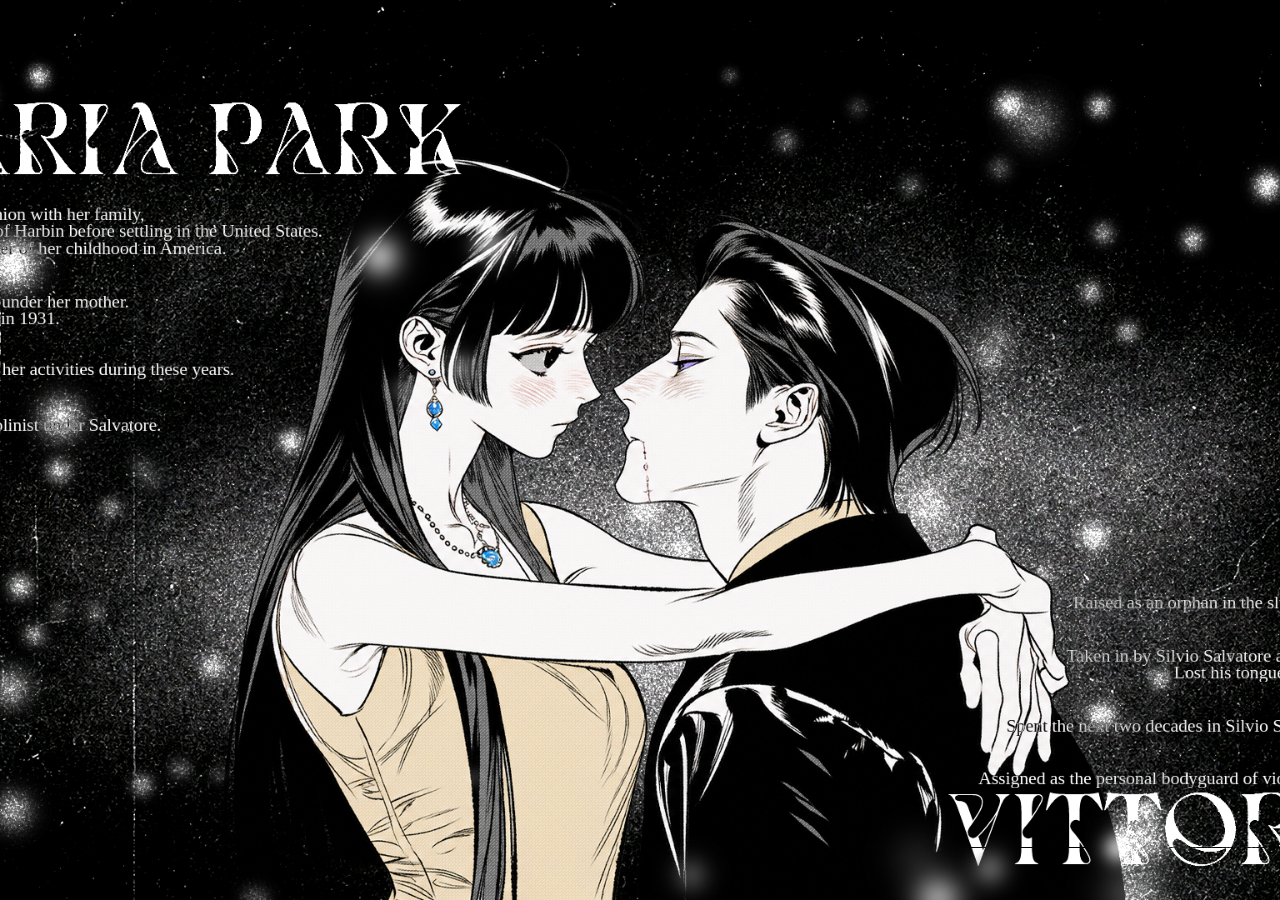
<file: index.html>
<!doctype html>
<html lang="ko">
<head>
  <meta charset="utf-8">
  <meta name="viewport" content="width=device-width,initial-scale=1,viewport-fit=cover">
  <meta name="theme-color" content="#000000">
  <title>MARIA PARK × VITTORIO</title>
  <meta name="description" content="MARIA PARK × VITTORIO — private archive">
  <link rel="preload" as="image" href="assets/scene-static.png">
  <link rel="preconnect" href="https://fonts.googleapis.com"><link rel="preconnect" href="https://fonts.gstatic.com" crossorigin>
  <link rel="stylesheet" href="https://fonts.googleapis.com/css2?family=Cormorant+Garamond:ital,wght@1,500;1,600;1,700&display=swap">
  <link rel="stylesheet" href="style.css?v=16">
  <script src="script.js?v=16" defer></script>
  <script src="snow.js?v=2" defer></script>
  <script src="notebook.js?v=2" defer></script>
</head>
<body>
 <main class="viewport" id="viewport" aria-label="MARIA PARK × VITTORIO">
   <div class="scene" id="scene">
     <!-- 사용자가 제시한 눈이 고정된 원본 합성본. PSD의 Divide/노이즈/블렌딩이 화소에 포함되어 있습니다. -->
     <img class="scene-image" src="assets/scene-static.png" draggable="false" alt="">
     <!-- 실제 2(4).psd에 들어 있는 클리핑 호버 이미지; 움직이는 것은 호버 와이프뿐입니다. -->
     <img class="hover-layer hover-maria" src="assets/hover-maria.png?v=2" draggable="false" alt="">
     <img class="hover-layer hover-vittorio" src="assets/hover-vittorio.png?v=2" draggable="false" alt="">
     <!-- 기존 픽셀 글씨를 다시 겹쳐 쓰지 않도록, 해당 픽셀을 원본 배경으로 덮고 빨간 글씨를 노출. -->
     <img class="title-wipe title-clean title-clean-maria" src="assets/title-clean-maria.png" draggable="false" alt="">
     <img class="title-wipe title-red title-red-maria" src="assets/title-red-maria.png" draggable="false" alt="">
     <!-- 원래 자리의 글씨는 clean 으로 지우고, 작업 표시줄에 가리지 않도록 올린 위치에 흰 글씨를 다시 그림 -->
     <img class="title-wipe title-white-vittorio" src="assets/title-white-vittorio.png" draggable="false" alt="">
     <img class="title-wipe title-red title-red-vittorio" src="assets/title-red-vittorio.png" draggable="false" alt="">
     <svg class="hit-map" viewBox="0 0 1920 1080" xmlns="http://www.w3.org/2000/svg" aria-label="이미지와 제목 링크">
  <!-- 인물 클릭 영역은 PSD 호버 이미지의 실제 알파 모양으로 추출. 비토리오 뒤, 마리아 앞 순서. -->
  <a class="hotspot" data-link="vittorioImage" data-hover="vittorio" aria-label="비토리오 이미지 링크"><path fill-rule="evenodd" d="M999 266 L993 293 L995 299 L1019 300 L1025 324 L1020 324 L1005 309 L996 307 L1006 326 L973 350 L964 375 L969 400 L966 370 L972 355 L986 340 L998 335 L983 366 L982 382 L989 402 L983 376 L994 347 L1012 333 L1027 349 L993 400 L996 418 L990 423 L977 420 L986 426 L927 465 L945 492 L938 517 L946 530 L941 556 L929 584 L933 594 L948 604 L1001 602 L1015 609 L1025 623 L1038 667 L1066 704 L1024 772 L974 880 L966 920 L956 1048 L959 1079 L1541 1079 L1527 991 L1510 941 L1492 905 L1449 835 L1368 732 L1366 718 L1354 715 L1326 686 L1281 617 L1271 616 L1266 607 L1264 583 L1273 558 L1292 538 L1315 524 L1327 504 L1335 479 L1335 497 L1329 516 L1317 535 L1300 549 L1323 532 L1335 505 L1338 476 L1339 514 L1324 545 L1340 523 L1347 492 L1341 435 L1358 463 L1365 486 L1365 508 L1359 522 L1367 512 L1367 464 L1356 431 L1342 408 L1316 379 L1256 342 L1173 300 L1076 260 L1047 256 L1028 262 L1013 278 L1033 262 L1054 259 L1071 263 L1036 273 L1025 284 L1020 299 L999 300 L999 272 L1019 251 Z M1342 455 L1346 470 L1342 508 Z"/></a>
  <a class="hotspot" data-link="mariaImage" data-hover="maria" aria-label="마리아 이미지 링크"><path fill-rule="evenodd" d="M1453 705 L1446 695 L1406 670 L1389 651 L1385 635 L1366 628 L1354 634 L1343 652 L1303 665 L1121 690 L1065 703 L1040 670 L1016 670 L965 660 L938 650 L874 611 L842 602 L816 600 L807 557 L808 542 L834 551 L849 548 L859 527 L886 501 L888 488 L913 475 L893 424 L898 417 L912 414 L906 415 L903 411 L913 399 L934 394 L958 370 L964 347 L967 349 L963 315 L966 313 L967 318 L969 311 L984 305 L999 305 L1020 314 L1020 310 L1000 305 L1007 304 L998 300 L970 305 L956 263 L931 236 L903 226 L871 228 L876 208 L874 193 L869 183 L848 167 L864 181 L871 195 L871 210 L865 223 L780 194 L744 189 L693 194 L661 212 L630 243 L610 277 L596 319 L563 509 L539 590 L507 668 L487 750 L461 929 L459 1012 L466 1062 L463 1022 L466 916 L477 836 L473 979 L481 1065 L482 1028 L487 1063 L489 1049 L495 1063 L496 1049 L501 1064 L502 1046 L507 1065 L508 1050 L513 1066 L515 1053 L520 1068 L515 934 L528 1015 L529 1066 L543 1028 L549 1060 L554 983 L566 1059 L568 1035 L571 1058 L572 1047 L574 1058 L577 1034 L581 1052 L583 1035 L590 1053 L578 970 L599 1050 L598 1026 L606 1047 L605 1030 L613 1050 L612 1039 L620 1049 L619 1045 L623 1047 L625 1042 L652 1039 L661 1058 L653 1079 L929 1079 L968 880 L963 837 L942 796 L1021 793 L1131 779 L1289 724 L1337 713 L1360 714 L1369 722 L1369 738 L1342 755 L1344 815 L1350 848 L1360 852 L1369 839 L1367 897 L1379 906 L1378 928 L1386 932 L1393 919 L1405 909 L1407 928 L1415 933 L1434 889 L1443 915 L1452 912 L1455 838 L1475 818 L1471 798 L1457 774 Z M533 986 L540 1013 L534 1049 Z M519 920 L529 972 L530 1007 Z M528 888 L539 956 L540 988 L530 936 Z M903 243 L924 249 L945 262 L959 279 L967 306 L960 310 L940 278 Z M878 231 L903 229 L922 234 L949 254 L960 274 L928 248 Z"/></a>
  <!-- 이름은 인물보다 클릭 우선순위가 높음. 연대기는 링크를 걸지 않음. -->
  <a class="hotspot" data-link="mariaName" data-hover="maria-name" aria-label="MARIA PARK 이름 링크"><rect x="35" y="120" width="711" height="92"/></a>
  <a class="hotspot" data-link="vittorioName" data-hover="vittorio-name" aria-label="VITTORIO 이름 링크"><rect x="1330" y="948" width="555" height="95"/></a>
</svg>
     <!-- 래스터 글씨가 아닌 실제 선택 가능한 본문. PSD의 문자 레이어 좌표에 맞췄습니다. -->
     <section class="chronology maria-copy" aria-label="마리아 연대기">
      <p style="--top:0px"><strong>1920–1922</strong><span>Left the Soviet Union with her family,<br>traveling by way of Harbin before settling in the United States.<br>Spent the remainder of her childhood in America.</span></p>
      <p style="--top:105px"><strong>1922–1931</strong><span>Studied the violin under her mother.<br>Both parents died in 1931.</span></p>
      <p style="--top:186px"><strong>1933–1938</strong><span>Little is known of her activities during these years.</span></p>
      <p style="--top:253px"><strong>1940–</strong><span>Employed as a violinist under Salvatore.</span></p>
     </section>
     <section class="chronology vittorio-copy" aria-label="비토리오 연대기">
      <p style="--top:0px"><strong>1909–1919</strong><span>Raised as an orphan in the slums of New York.</span></p>
      <p style="--top:64px"><strong>1920</strong><span class="note-trigger" role="button" tabindex="0" aria-label="비토리오의 수첩 열기">Taken in by Silvio Salvatore at ten years of age.<br>Lost his tongue at Silvio's hands.</span></p>
      <p style="--top:148px"><strong>1920–1939</strong><span>Spent the next two decades in Silvio Salvatore's service.</span></p>
      <p style="--top:211px"><strong>1940–</strong><span>Assigned as the personal bodyguard of violinist Maria Park.</span></p>
     </section>
     <!-- 비토리오의 몰스킨 포켓 수첩 -->
     <aside class="notebook" id="notebook" aria-live="polite" hidden>
       <div class="nb-cover"></div>
       <div class="nb-page" id="nbPage"><div class="nb-date" id="nbDate"></div><div class="nb-text" id="nbText"></div></div>
       <div class="nb-band"></div><div class="nb-ribbon"></div>
     </aside>
   </div>
 </main>
</body>
</html>
</file>
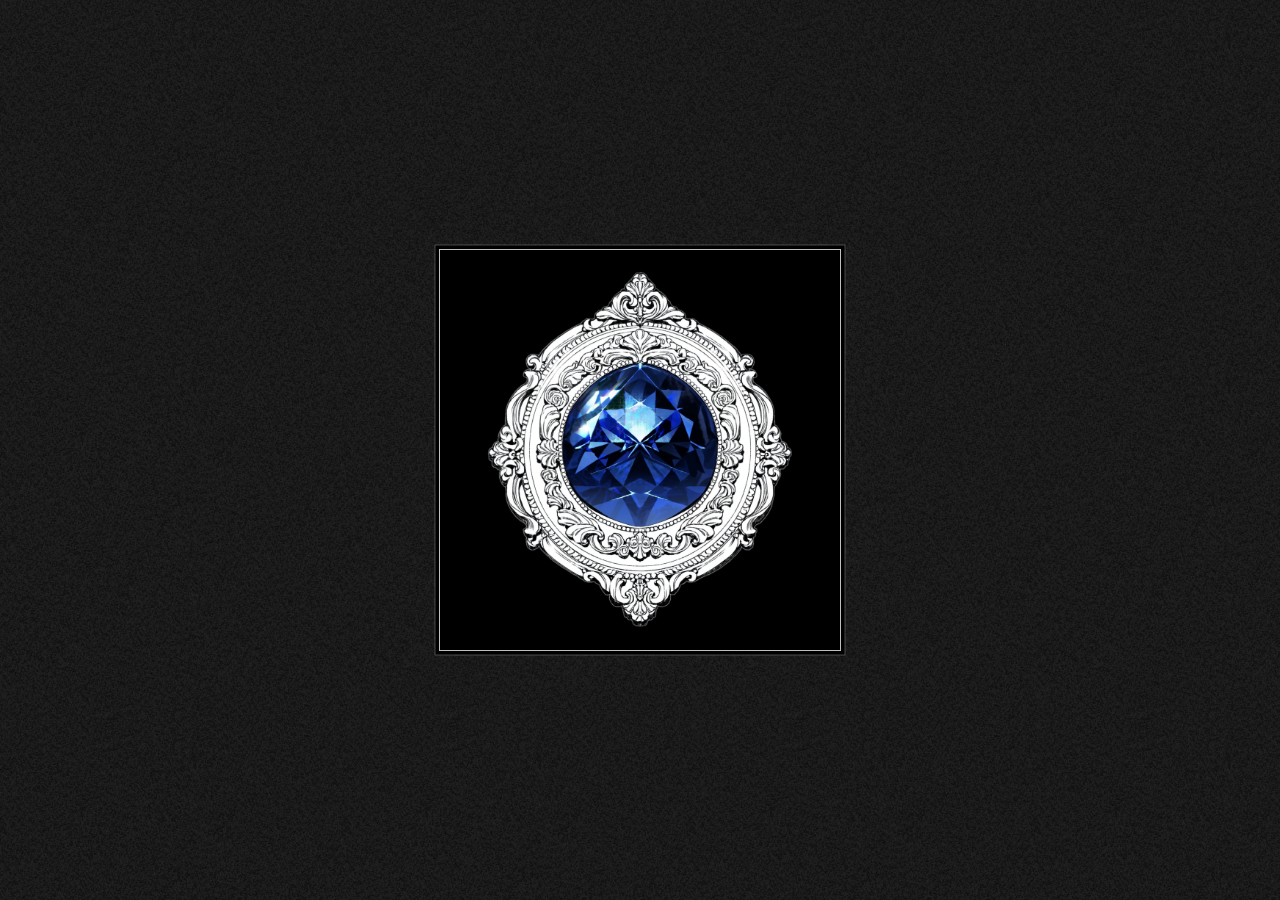
<file: music.html>
<!doctype html>
<html lang="en">
<head>
  <meta charset="utf-8">
  <meta name="viewport" content="width=device-width,initial-scale=1,viewport-fit=cover">
  <meta name="theme-color" content="#050505">
  <title>V. — MARIA PARK × VITTORIO</title>
  <link rel="preconnect" href="https://fonts.googleapis.com">
  <link rel="preconnect" href="https://fonts.gstatic.com" crossorigin>
  <link rel="stylesheet" href="https://fonts.googleapis.com/css2?family=Cormorant+Garamond:ital,wght@1,500;1,600&family=Nanum+Myeongjo&display=swap">
  <link rel="stylesheet" href="music.css?v=14">
  <script src="music-tracks.js?v=4" defer></script>
  <script src="music.js?v=10" defer></script>
</head>
<body>
<div class="stage intro" id="stage">
  <div class="lp" id="lp" role="button" tabindex="0" aria-label="Play / pause"><img src="assets/music/lp.png?v=2" alt="" draggable="false"></div>
  <div class="sleeve" id="sleeve" role="button" tabindex="0" aria-label="Play the record"></div>

  <section class="col" id="col">
    <div class="bar" id="bar">
      <div class="row">
        <button class="btn" id="bPrev" type="button" aria-label="Previous"><svg width="14" height="14" viewBox="0 0 14 14"><path d="M13 2v10L5 7z"/><rect x="1.5" y="2" width="1.6" height="10"/></svg></button>
        <button class="btn" id="bPlay" type="button" aria-label="Play / pause">
          <svg class="i-pause" width="16" height="16" viewBox="0 0 16 16"><rect x="3" y="2" width="3.4" height="12"/><rect x="9.6" y="2" width="3.4" height="12"/></svg>
          <svg class="i-play" width="16" height="16" viewBox="0 0 16 16"><path d="M3.5 1.8v12.4L14 8z"/></svg>
        </button>
        <button class="btn" id="bNext" type="button" aria-label="Next"><svg width="14" height="14" viewBox="0 0 14 14"><path d="M1 2v10l8-5z"/><rect x="10.9" y="2" width="1.6" height="10"/></svg></button>
        <div class="track" id="track" role="slider" tabindex="0" aria-label="Seek" aria-valuemin="0" aria-valuemax="100"><i id="fill"></i><b id="tick"></b></div>
        <span class="tm" id="tm">0:00 / 0:00</span>
        <div class="vol" id="vol" role="slider" tabindex="0" aria-label="Volume" aria-valuemin="0" aria-valuemax="7">VOL&nbsp;</div>
      </div>
    </div>
    <div class="now" id="now" tabindex="0"><div class="no" id="nNo"></div><div class="t" id="nT"></div><div class="a" id="nA"></div></div>
    <div class="body" id="body"></div>
    <div class="pop-line" aria-hidden="true"></div>
    <nav class="pop" id="pop" aria-label="Records"></nav>
  </section>

  <nav class="swipe" id="swipe" aria-label="Records"></nav>
</div>
<div id="yt" aria-hidden="true"></div>
</body>
</html>
</file>
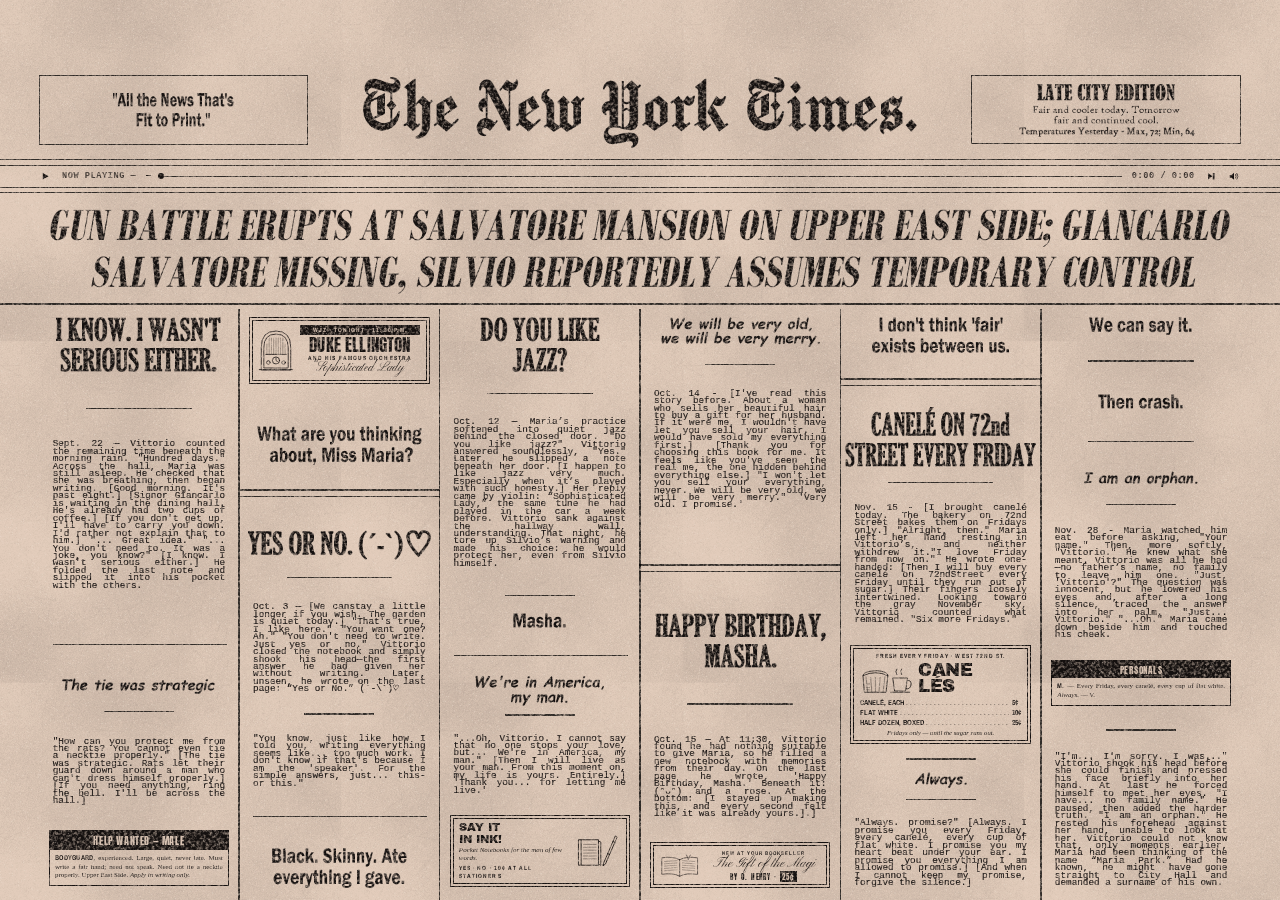
<file: news.html>
<!doctype html>
<html lang="en">
<head>
  <meta charset="utf-8">
  <meta name="viewport" content="width=device-width,initial-scale=1,viewport-fit=cover">
  <meta name="theme-color" content="#e3d0c1">
  <title>The New York Times. — MARIA PARK × VITTORIO</title>
  <!-- 본문 Courier New가 없는 기기(안드로이드 등)를 위한 대체 글꼴 -->
  <link rel="preconnect" href="https://fonts.googleapis.com">
  <link rel="preconnect" href="https://fonts.gstatic.com" crossorigin>
  <link rel="stylesheet" href="https://fonts.googleapis.com/css2?family=Courier+Prime:ital,wght@0,400;0,700;1,400&family=Anton&family=Archivo+Black&family=Archivo+Narrow:wght@700&family=Old+Standard+TT:ital@0;1&family=Pinyon+Script&display=swap">
  <link rel="stylesheet" href="news.css?v=7">
  <script src="news-ads.js?v=1" defer></script>
  <script src="news.js?v=8" defer></script>
</head>
<body>
<!-- 인쇄 질감 필터: 글자 가장자리 번짐 + 잉크 빠짐 -->
<svg class="defs" width="0" height="0" aria-hidden="true" focusable="false">
  <filter id="ink" x="-2%" y="-2%" width="104%" height="104%" color-interpolation-filters="sRGB">
    <feTurbulence type="fractalNoise" baseFrequency="0.9" numOctaves="2" seed="7" result="n1"/>
    <feDisplacementMap in="SourceGraphic" in2="n1" scale="1.2" xChannelSelector="R" yChannelSelector="G" result="rough"/>
    <feTurbulence type="fractalNoise" baseFrequency="0.22" numOctaves="3" seed="19" result="n2"/>
    <feColorMatrix in="n2" type="matrix" values="0 0 0 0 0  0 0 0 0 0  0 0 0 0 0  0 0 0 -1.5 1.62" result="holes"/>
    <feComposite in="rough" in2="holes" operator="in" result="worn"/>
    <feGaussianBlur in="worn" stdDeviation="0.25"/>
  </filter>
</svg>

<div class="stage" id="stage">
 <div class="frame">

  <!-- ───── 고정 영역 (3·4면 공통) ───── -->
  <header class="masthead ink">
    <div class="box box-left"></div>
    <div class="hd hd-abs hd-motto" style="--w:181px;--h:51px"><i class="glyph" style="--m:url(assets/news/motto.png)" aria-hidden="true"></i><span class="sel"><span class="ln" style="--x:0px;--y:0px;--lw:181px;--lh:21px">"All the News That's</span><span class="ln" style="--x:35px;--y:29px;--lw:110px;--lh:22px">Fit to Print."</span></span></div>
    <a class="hd hd-abs hd-masthead" id="homeLink" href="index.html" aria-label="메인으로 돌아가기" style="--w:831px;--h:107px"><i class="glyph" style="--m:url(assets/news/masthead.png)" aria-hidden="true"></i><span class="sel"><span class="ln" style="--x:0px;--y:0px;--lw:831px;--lh:107px">The New York Times.</span></span></a>
    <div class="box box-right"></div>
    <div class="hd hd-abs hd-edition" style="--w:207px;--h:25px"><i class="glyph" style="--m:url(assets/news/edition.png)" aria-hidden="true"></i><span class="sel"><span class="ln caps" style="--x:0px;--y:0px;--lw:207px;--lh:25px">LATE CITY EDITION</span></span></div>
    <div class="hd hd-abs hd-weather" style="--w:221px;--h:29px"><i class="glyph" style="--m:url(assets/news/weather.png)" aria-hidden="true"></i><span class="sel"><span class="ln" style="--x:0px;--y:0px;--lw:221px;--lh:14px">Fair and cooler today. Tomorrow</span><span class="ln" style="--x:0px;--y:14px;--lw:221px;--lh:15px">fair and continued cool.</span></span></div>
    <div class="hd hd-abs hd-temps" style="--w:264px;--h:15px"><i class="glyph" style="--m:url(assets/news/temps.png)" aria-hidden="true"></i><span class="sel"><span class="ln" style="--x:0px;--y:0px;--lw:264px;--lh:15px">Temperatures Yesterday - Max, 72; Min, 64</span></span></div>

    <hr class="dbl-full r1">
    <!-- 음악 재생 바: 두 개의 가로 이중선 사이 -->
    <div class="player" id="player" aria-label="Music player">
      <button class="pl-btn" id="plPlay" type="button" aria-label="Play">
        <svg viewBox="0 0 12 12" class="i-play"><path d="M2.5 1.5v9l8-4.5z"/></svg>
        <svg viewBox="0 0 12 12" class="i-pause"><path d="M2.5 1.5h2.6v9H2.5zM6.9 1.5h2.6v9H6.9z"/></svg>
      </button>
      <span class="pl-label">NOW PLAYING —</span>
      <span class="pl-title" id="plTitle">—</span>
      <div class="pl-track" id="plTrack" role="slider" aria-label="Seek" aria-valuemin="0" aria-valuemax="100" aria-valuenow="0" tabindex="0">
        <div class="pl-fill" id="plFill"></div><div class="pl-knob" id="plKnob"></div>
      </div>
      <span class="pl-time" id="plTime">0:00 / 0:00</span>
      <button class="pl-btn pl-next" id="plNext" type="button" aria-label="Next track" hidden>
        <svg viewBox="0 0 12 12"><path d="M1.5 1.5v9l6-4.5zM8 1.5h2.4v9H8z"/></svg>
      </button>
      <button class="pl-btn pl-mute" id="plMute" type="button" aria-label="Mute">
        <svg viewBox="0 0 14 12" class="i-vol"><path d="M1 4h2.6L7 1v10L3.6 8H1z"/><path d="M9 3.2q2 2.8 0 5.6M10.8 1.6q3.2 4.4 0 8.8" fill="none" stroke="currentColor" stroke-width="1.2"/></svg>
        <svg viewBox="0 0 14 12" class="i-muted"><path d="M1 4h2.6L7 1v10L3.6 8H1z"/><path d="M9 3.5l4 5M13 3.5l-4 5" stroke="currentColor" stroke-width="1.2"/></svg>
      </button>
    </div>
    <hr class="dbl-full r2">

    <div class="hd hd-abs hd-headline" style="--w:1770px;--h:127px"><i class="glyph" style="--m:url(assets/news/headline.png)" aria-hidden="true"></i><span class="sel"><span class="ln caps" style="--x:0px;--y:0px;--lw:1770px;--lh:57px">GUN BATTLE ERUPTS AT SALVATORE MANSION ON UPPER EAST SIDE; GIANCARLO</span><span class="ln caps" style="--x:62px;--y:70px;--lw:1656px;--lh:57px">SALVATORE MISSING, SILVIO REPORTEDLY ASSUMES TEMPORARY CONTROL</span></span></div>
    <div class="m-headline" aria-hidden="true"><div class="hd hd-m" style="--w:454px;--h:57px"><i class="glyph" style="--m:url(assets/news/headline-m1.png)" aria-hidden="true"></i><span class="sel"><span class="ln caps" style="--x:0px;--y:0px;--lw:454px;--lh:57px">GUN BATTLE ERUPTS</span></span></div><div class="hd hd-m" style="--w:559px;--h:57px"><i class="glyph" style="--m:url(assets/news/headline-m2.png)" aria-hidden="true"></i><span class="sel"><span class="ln caps" style="--x:0px;--y:0px;--lw:559px;--lh:57px">AT SALVATORE MANSION</span></span></div><div class="hd hd-m" style="--w:469px;--h:57px"><i class="glyph" style="--m:url(assets/news/headline-m3.png)" aria-hidden="true"></i><span class="sel"><span class="ln caps" style="--x:0px;--y:0px;--lw:469px;--lh:57px">ON UPPER EAST SIDE;</span></span></div><div class="hd hd-m" style="--w:251px;--h:57px"><i class="glyph" style="--m:url(assets/news/headline-m4.png)" aria-hidden="true"></i><span class="sel"><span class="ln caps" style="--x:0px;--y:0px;--lw:251px;--lh:57px">GIANCARLO</span></span></div><div class="hd hd-m" style="--w:472px;--h:57px"><i class="glyph" style="--m:url(assets/news/headline-m5.png)" aria-hidden="true"></i><span class="sel"><span class="ln caps" style="--x:0px;--y:0px;--lw:472px;--lh:57px">SALVATORE MISSING,</span></span></div><div class="hd hd-m" style="--w:455px;--h:57px"><i class="glyph" style="--m:url(assets/news/headline-m6.png)" aria-hidden="true"></i><span class="sel"><span class="ln caps" style="--x:0px;--y:0px;--lw:455px;--lh:57px">SILVIO REPORTEDLY</span></span></div><div class="hd hd-m" style="--w:498px;--h:57px"><i class="glyph" style="--m:url(assets/news/headline-m7.png)" aria-hidden="true"></i><span class="sel"><span class="ln caps" style="--x:0px;--y:0px;--lw:498px;--lh:57px">ASSUMES TEMPORARY</span></span></div><div class="hd hd-m" style="--w:198px;--h:57px"><i class="glyph" style="--m:url(assets/news/headline-m8.png)" aria-hidden="true"></i><span class="sel"><span class="ln caps" style="--x:0px;--y:0px;--lw:198px;--lh:57px">CONTROL</span></span></div></div>
    <hr class="hline">
  </header>

  <!-- ───── 스크롤 영역: 3면 → 4면 ───── -->
  <main class="pages" id="pages" tabindex="-1">
<section class="page ink" id="page-3" data-page="3" aria-label="Page 3">
<div class="col"><a class="hd" href="https://dpla.tistory.com/2" target="_blank" rel="noopener" style="--mt:24px;--w:248px;--h:83px"><i class="glyph" style="--m:url(assets/news/p3-know.png)" aria-hidden="true"></i><span class="sel"><span class="ln caps" style="--x:0px;--y:0px;--lw:248px;--lh:37px">I KNOW. I WASN'T</span><span class="ln caps" style="--x:6px;--y:46px;--lw:235px;--lh:37px">SERIOUS EITHER.</span></span></a>
<hr class="rule" style="--mt:17px;--rw:158px">
<div class="txt" style="--mt:15px"><p>Sept. 22 — Vittorio counted the remaining time beneath the morning rain. "Hundred days." Across the hall, Maria was still asleep. He checked that she was breathing, then began writing. [Good morning. It's past eight.] [Signor Giancarlo is waiting in the dining hall. He's already had two cups of coffee.] [If you don't get up, I'll have to carry you down. I'd rather not explain that to him.] "... Great idea." "... You don't need to. It was a joke, you know?" [I know. I wasn't serious either.] He folded the last note and slipped it into his pocket with the others.</p></div>
<hr class="rule" style="--mt:26px;--rw:261px">
<a class="hd" href="https://dpla.tistory.com/3" target="_blank" rel="noopener" style="--mt:16px;--w:230px;--h:24px"><i class="glyph" style="--m:url(assets/news/p3-tie.png)" aria-hidden="true"></i><span class="sel"><span class="ln" style="--x:0px;--y:0px;--lw:230px;--lh:24px">The tie was strategic</span></span></a>
<hr class="rule" style="--mt:8px;--rw:105px">
<div class="txt" style="--mt:12px"><p>"How can you protect me from the rats? You cannot even tie a necktie properly." [The tie was strategic. Rats let their guard down around a man who can't dress himself properly.] [If you need anything, ring the bell. I'll be across the hall.]</p></div></div>
<div class="col"><a class="hd" href="https://dpla.tistory.com/4" target="_blank" rel="noopener" style="--mt:25px;--w:247px;--h:59px"><i class="glyph" style="--m:url(assets/news/p3-thinking.png)" aria-hidden="true"></i><span class="sel"><span class="ln" style="--x:0px;--y:0px;--lw:247px;--lh:28px">What are you thinking</span><span class="ln" style="--x:19px;--y:32px;--lw:215px;--lh:27px">about, Miss Maria?</span></span></a>
<hr class="dbl" style="--mt:14px">
<a class="hd" href="https://dpla.tistory.com/6" target="_blank" rel="noopener" style="--mt:19px;--w:274px;--h:45px"><i class="glyph" style="--m:url(assets/news/p3-yesno.png)" aria-hidden="true"></i><span class="sel"><span class="ln caps" style="--x:0px;--y:0px;--lw:274px;--lh:45px">YES OR NO. (´-`)♡</span></span></a>
<hr class="rule" style="--mt:10px;--rw:158px">
<div class="txt" style="--mt:15px"><p>Oct. 3 — [We canstay a little longer if you wish. The garden is quiet today.] "That's true, I like here." "You want one? Ah." "You don't need to write. Just yes or no." Vittorio closed the notebook and simply shook his head—the first answer he had given her without writing. Later, unseen, he wrote on the last page: “Yes or No.” (´-\`)♡</p></div>
<hr class="rule" style="--mt:12px;--rw:105px">
<a class="txt" href="https://dpla.tistory.com/8" target="_blank" rel="noopener" style="--mt:12px"><p>"You know, just like how I told you, writing everything seems like... too much work. I don't know if that's because I am the 'speaker'. For the simple answers, just... this- or this."</p></a>
<hr class="rule" style="--mt:17px;--rw:261px">
<a class="hd" href="https://dpla.tistory.com/10" target="_blank" rel="noopener" style="--mt:18px;--w:202px;--h:60px"><i class="glyph" style="--m:url(assets/news/p3-black.png)" aria-hidden="true"></i><span class="sel"><span class="ln" style="--x:0px;--y:0px;--lw:202px;--lh:28px">Black. Skinny. Ate</span><span class="ln" style="--x:2px;--y:32px;--lw:196px;--lh:28px">everything I gave.</span></span></a></div>
<div class="col"><a class="hd" href="https://dpla.tistory.com/13" target="_blank" rel="noopener" style="--mt:24px;--w:180px;--h:83px"><i class="glyph" style="--m:url(assets/news/p3-jazz.png)" aria-hidden="true"></i><span class="sel"><span class="ln caps" style="--x:0px;--y:0px;--lw:180px;--lh:37px">DO YOU LIKE</span><span class="ln caps" style="--x:48px;--y:46px;--lw:83px;--lh:37px">JAZZ?</span></span></a>
<hr class="rule" style="--mt:12px;--rw:159px">
<div class="txt" style="--mt:14px"><p>Oct. 12 — Maria’s practice softened into quiet jazz behind the closed door. "Do you like jazz?" Vittorio answered soundlessly, "Yes." Later, he slipped a note beneath her door. [I happen to like jazz very much. Especially when it’s played with such honesty.] Her reply came by violin: “Sophisticated Lady,” the same tune he had played in the car a week before. Vittorio sank against the hallway wall, understanding. That night, he tore up Silvio’s warning and made his choice: he would protect her, even from Silvio himself.</p></div>
<hr class="rule" style="--mt:16px;--rw:105px">
<a class="hd" href="https://dpla.tistory.com/14" target="_blank" rel="noopener" style="--mt:10px;--w:80px;--h:23px"><i class="glyph" style="--m:url(assets/news/p3-masha.png)" aria-hidden="true"></i><span class="sel"><span class="ln" style="--x:0px;--y:0px;--lw:80px;--lh:23px">Masha.</span></span></a>
<hr class="rule" style="--mt:15px;--rw:261px">
<a class="hd" href="https://dpla.tistory.com/15" target="_blank" rel="noopener" style="--mt:11px;--w:194px;--h:46px"><i class="glyph" style="--m:url(assets/news/p3-america.png)" aria-hidden="true"></i><span class="sel"><span class="ln" style="--x:0px;--y:0px;--lw:194px;--lh:22px">We're in America,</span><span class="ln" style="--x:54px;--y:28px;--lw:85px;--lh:18px">my man.</span></span></a>
<hr class="rule" style="--mt:5px;--rw:105px">
<div class="txt" style="--mt:11px"><p>"...Oh, Vittorio. I cannot say that no one stops your love, but... We're in America, my man." [Then I will live as your man. From this moment on, my life is yours. Entirely.] 'Thank you... for letting me live.'</p></div></div>
<div class="col"><a class="hd" href="https://dpla.tistory.com/18" target="_blank" rel="noopener" style="--mt:25px;--w:238px;--h:46px"><i class="glyph" style="--m:url(assets/news/p3-old.png)" aria-hidden="true"></i><span class="sel"><span class="ln" style="--x:0px;--y:0px;--lw:238px;--lh:23px">We will be very old,</span><span class="ln" style="--x:0px;--y:23px;--lw:238px;--lh:23px">we will be very merry.</span></span></a>
<hr class="rule" style="--mt:8px;--rw:105px">
<div class="txt" style="--mt:12px"><p>Oct. 14 - [I've read this story before. About a woman who sells her beautiful hair to buy a gift for her husband. If it were me, I wouldn't have let you sell your hair. I would have sold my everything first.] [Thank you for choosing this book for me. It feels like you've seen the real me, the one hidden behind everything else.] "I won't let you sell your everything, never. We will be very old, we will be very merry." 'Very old. I promise.'</p></div>
<hr class="dbl" style="--mt:27px">
<a class="hd" href="https://dpla.tistory.com/20" target="_blank" rel="noopener" style="--mt:20px;--w:257px;--h:83px"><i class="glyph" style="--m:url(assets/news/p3-bday.png)" aria-hidden="true"></i><span class="sel"><span class="ln caps" style="--x:0px;--y:0px;--lw:257px;--lh:43px">HAPPY BIRTHDAY,</span><span class="ln caps" style="--x:74px;--y:46px;--lw:109px;--lh:37px">MASHA.</span></span></a>
<hr class="rule" style="--mt:17px;--rw:159px">
<div class="txt" style="--mt:15px"><p>Oct. 15 — At 11:30, Vittorio found he had nothing suitable to give Maria, so he filled a new notebook with memories from their day. On the last page he wrote, 'Happy Birthday, Masha.' Beneath it: (ᵔᴗᵔ) and a rose. At the bottom: [I stayed up making this, and every second felt like it was already yours.].]</p></div></div>
<div class="col"><a class="hd" href="https://dpla.tistory.com/22" target="_blank" rel="noopener" style="--mt:25px;--w:206px;--h:55px"><i class="glyph" style="--m:url(assets/news/p3-fair.png)" aria-hidden="true"></i><span class="sel"><span class="ln" style="--x:11px;--y:0px;--lw:186px;--lh:23px">I don't think 'fair'</span><span class="ln" style="--x:0px;--y:32px;--lw:206px;--lh:23px">exists between us.</span></span></a>
<hr class="dbl" style="--mt:14px">
<a class="hd" href="https://dpla.tistory.com/26" target="_blank" rel="noopener" style="--mt:12px;--w:286px;--h:90px"><i class="glyph" style="--m:url(assets/news/p3-canele.png)" aria-hidden="true"></i><span class="sel"><span class="ln" style="--x:39px;--y:0px;--lw:208px;--lh:44px">CANELÉ ON 72nd</span><span class="ln caps" style="--x:0px;--y:53px;--lw:286px;--lh:37px">STREET EVERY FRIDAY</span></span></a>
<hr class="rule" style="--mt:8px;--rw:158px">
<div class="txt" style="--mt:12px"><p>Nov. 15 - [I brought canelé today. The bakery on 72nd Street bakes them on Fridays only.] "Alright, then." Maria left her hand resting in Vittorio’s, and neither withdrew it."I love Friday from now on." He wrote one-handed: [Then I will buy every canelé on 72ndStreet every Friday until they run out of sugar.] Their fingers loosely intertwined. Looking toward the gray November sky, Vittorio counted what remained. "Six more Fridays."</p></div>
<hr class="rule" style="--mt:8px;--rw:105px">
<a class="hd" href="https://dpla.tistory.com/28" target="_blank" rel="noopener" style="--mt:7px;--w:78px;--h:24px"><i class="glyph" style="--m:url(assets/news/p3-always.png)" aria-hidden="true"></i><span class="sel"><span class="ln" style="--x:0px;--y:0px;--lw:78px;--lh:24px">Always.</span></span></a>
<hr class="rule" style="--mt:6px;--rw:105px">
<div class="txt" style="--mt:11px"><p>"Always. promise?" [Always. I promise you every Friday, every canelé, every cup of flat white. I promise you my heart beat under your ear. I promise you everything I am allowed to promise.] [And when I cannot keep my promise, forgive the silence.]</p></div></div>
<div class="col"><a class="hd" href="https://dpla.tistory.com/29" target="_blank" rel="noopener" style="--mt:25px;--w:155px;--h:27px"><i class="glyph" style="--m:url(assets/news/p3-sayit.png)" aria-hidden="true"></i><span class="sel"><span class="ln" style="--x:0px;--y:0px;--lw:155px;--lh:27px">We can say it.</span></span></a>
<hr class="rule" style="--mt:14px;--rw:158px">
<a class="hd" href="https://dpla.tistory.com/37" target="_blank" rel="noopener" style="--mt:18px;--w:128px;--h:23px"><i class="glyph" style="--m:url(assets/news/p3-crash.png)" aria-hidden="true"></i><span class="sel"><span class="ln" style="--x:0px;--y:0px;--lw:128px;--lh:23px">Then crash.</span></span></a>
<hr class="rule" style="--mt:17px;--rw:158px">
<a class="hd" href="https://dpla.tistory.com/61" target="_blank" rel="noopener" style="--mt:16px;--w:171px;--h:24px"><i class="glyph" style="--m:url(assets/news/p3-orphan.png)" aria-hidden="true"></i><span class="sel"><span class="ln" style="--x:0px;--y:0px;--lw:171px;--lh:24px">I am an orphan.</span></span></a>
<hr class="rule" style="--mt:9px;--rw:105px">
<div class="txt" style="--mt:12px"><p>Nov. 28 - Maria watched him eat before asking, "Your name." Then, more softly, "Vittorio." He knew what she meant. Vittorio was all he had—no father’s name, no family to leave him one. "Just, 'Vittorio'?" The question was innocent, but he lowered his eyes and, after a long silence, traced the answer into her palm. "Just... Vittorio." "...Oh." Maria came down beside him and touched his cheek.</p></div>
<hr class="rule" style="--mt:13px;--rw:105px">
<div class="txt" style="--mt:12px"><p>"I'm... I'm sorry. I was..." Vittorio shook his head before she could finish and pressed his face briefly into her hand. At last he forced himself to meet her eyes. "I have... no family name." He paused, then added the harder truth. "I am an orphan." He rested his forehead against her hand, unable to look at her. Vittorio could not know that, only moments earlier, Maria had been thinking of the name “Maria Park.” Had he known, he might have gone straight to City Hall and demanded a surname of his own.</p></div></div>
</section>
<section class="page ink" id="page-4" data-page="4" aria-label="Page 4">
<div class="col"><a class="hd" href="https://dpla.tistory.com/62" target="_blank" rel="noopener" style="--mt:24px;--w:177px;--h:37px"><i class="glyph" style="--m:url(assets/news/p4-dont.png)" aria-hidden="true"></i><span class="sel"><span class="ln caps" style="--x:0px;--y:0px;--lw:177px;--lh:37px">THEN DON'T.</span></span></a>
<hr class="rule" style="--mt:17px;--rw:158px">
<div class="txt" style="--mt:15px"><p>Dec. 6 - Before leaving, Vittorio slipped a note beneath Maria’s door: [I'll be back before dawn. Lock your door.] He drew two cats beneath it. At the docks, Lorenzo confirmed the trap and offered seventeen minutes to make Silvio’s heroin disappear. [What do you want for the seventeen minutes.] "Nothing tonight. Consider it an investment." Later, back at the house, Maria met him barefoot with the note still in her hand. "You know..." "You asked me what I was thinking last week. It was..." "I think I can't live without you. I mean it, not just kind of a... phrase." Vittorio lifted her chin and answered with his lips. "Then don't." "Live with me."</p></div>
<hr class="rule" style="--mt:17px;--rw:158px">
<a class="hd" href="https://dpla.tistory.com/65" target="_blank" rel="noopener" style="--mt:12px;--w:199px;--h:60px"><i class="glyph" style="--m:url(assets/news/p4-dignified.png)" aria-hidden="true"></i><span class="sel"><span class="ln" style="--x:0px;--y:0px;--lw:199px;--lh:23px">That's much more</span><span class="ln" style="--x:48px;--y:32px;--lw:103px;--lh:28px">dignified.</span></span></a>
<hr class="rule" style="--mt:12px;--rw:158px">
<a class="hd" href="https://dpla.tistory.com/66" target="_blank" rel="noopener" style="--mt:12px;--w:166px;--h:27px"><i class="glyph" style="--m:url(assets/news/p4-before.png)" aria-hidden="true"></i><span class="sel"><span class="ln" style="--x:0px;--y:0px;--lw:166px;--lh:27px">I didn't, before.</span></span></a>
<hr class="rule" style="--mt:14px;--rw:158px">
<a class="hd" href="https://dpla.tistory.com/69" target="_blank" rel="noopener" style="--mt:12px;--w:289px;--h:90px"><i class="glyph" style="--m:url(assets/news/p4-point.png)" aria-hidden="true"></i><span class="sel"><span class="ln" style="--x:0px;--y:0px;--lw:289px;--lh:22px">I just don't see the point</span><span class="ln" style="--x:0px;--y:22px;--lw:289px;--lh:23px">in tying it properly</span><span class="ln" style="--x:0px;--y:45px;--lw:289px;--lh:23px">when you're going to fix it</span><span class="ln" style="--x:0px;--y:68px;--lw:289px;--lh:22px">anyway.</span></span></a></div>
<div class="col"><a class="hd" href="https://dpla.tistory.com/70" target="_blank" rel="noopener" style="--mt:18px;--w:94px;--h:24px"><i class="glyph" style="--m:url(assets/news/p4-itsyou.png)" aria-hidden="true"></i><span class="sel"><span class="ln" style="--x:0px;--y:0px;--lw:94px;--lh:24px">It's you.</span></span></a>
<hr class="rule" style="--mt:8px;--rw:105px">
<div class="txt" style="--mt:12px"><p>Dec. 25 - On Christmas evening, Vittorio arrived at Maria’s room fifteen minutes early with a plain brown parcel. [Merry Christmas. The dinner downstairs starts at eight. I came up fifteen minutes early. ...No particular reason.] Inside were gloves, two canelés and a small walnut cat he had carved himself. [I know I said no gifts. That rule was for you, not for me. The gloves were for the cold, and the cat was because I had spare wood. The canelés... I bought them because the shop was open today.]</p></div>
<hr class="rule" style="--mt:11px;--rw:105px">
<div class="txt" style="--mt:11px"><p>Maria set the cat beside the wooden violin he had made before. "I know you had a cat when you were young, but it seems like it's not just because you like cats." Vittorio hesitated, then answered with his lips. "It's you." "The shop was open today, okay." He wrote again: [You weren't supposed to figure that out. The cat was supposed to just be a cat. You ruin all my excuses.]</p></div>
<hr class="rule" style="--mt:16px;--rw:261px">
<a class="hd" href="https://dpla.tistory.com/71" target="_blank" rel="noopener" style="--mt:16px;--w:176px;--h:24px"><i class="glyph" style="--m:url(assets/news/p4-voice.png)" aria-hidden="true"></i><span class="sel"><span class="ln" style="--x:0px;--y:0px;--lw:176px;--lh:24px">This is my voice.</span></span></a>
<hr class="rule" style="--mt:9px;--rw:105px">
<div class="txt" style="--mt:12px"><p>"A gift for you." [I wrote it down three times. In ink. You read all three.] [This is my voice. You bought me a voice for Christmas.] "...That's too sweet thing to say." "Two more holidays left, my love."</p></div></div>
<div class="col"><a class="hd" href="https://dpla.tistory.com/73" target="_blank" rel="noopener" style="--mt:23px;--w:259px;--h:83px"><i class="glyph" style="--m:url(assets/news/p4-newyear.png)" aria-hidden="true"></i><span class="sel"><span class="ln caps" style="--x:0px;--y:0px;--lw:259px;--lh:43px">HAPPY NEW YEAR,</span><span class="ln caps" style="--x:6px;--y:46px;--lw:247px;--lh:37px">MY MUTE FRIEND.</span></span></a>
<hr class="rule" style="--mt:17px;--rw:159px">
<div class="txt" style="--mt:15px"><p>Jan. 1 — Gunfire drove Vittorio and Maria through the garden and into the waiting Mercury, where Lorenzo de Monteluce stood beside a black Packard as calmly as though nothing were happening. "Happy New Year, my mute friend. Look at you, stealing the brightest jewel from the Salvatore vault. Don't waste your bullets on me. If I wanted to stop you, my boys would have blocked this alley ten minutes ago." He had even put chains on the Mercury’s tires. "I'm not here to collect, Miss Maria. Not tonight." Lorenzo warned that Silvio would search every alley in Manhattan by sunrise and suggested Catskill. "Consider it a New Year's gift. No strings. A man ought to have at least one clean debt in his life, don't you think?"</p></div>
<hr class="rule" style="--mt:10px;--rw:105px">
<div class="txt" style="--mt:9px"><p>"Go on, my mute friend. The midnight bells have already finished ringing. Oh, and if you ever get tired of running through the snow... Queens is always warmer than Manhattan. Remember that." [Forget Lorenzo. His ledger is my problem, not yours. We're not going to Catskill. Too obvious. I have a place near the river where no one knows my name.] Then he wrapped one hand around her frozen ankle as Manhattan disappeared behind them.</p></div></div>
<div class="col"><a class="hd" href="https://dpla.tistory.com/74" target="_blank" rel="noopener" style="--mt:18px;--w:271px;--h:46px"><i class="glyph" style="--m:url(assets/news/p4-die.png)" aria-hidden="true"></i><span class="sel"><span class="ln" style="--x:0px;--y:0px;--lw:271px;--lh:23px">I won't let you die. Even</span><span class="ln" style="--x:0px;--y:23px;--lw:271px;--lh:23px">if you hate me forever.</span></span></a>
<hr class="rule" style="--mt:9px;--rw:105px">
<div class="txt" style="--mt:12px"><p>"...Since when did you know about this?" [From the beginning.] [Silvio ordered me to watch you. Report everything. And on December 31st, if things went wrong, to kill you. That was my assignment the day I walked into your room.] 'I'm sorry.' [I will not ask you to forgive me. I have no right to ask that.] "...Do you even love me?" [Yes. That is the one thing in my life that was never a lie.] [The order was real. The reports were real. But every Friday, every canelé, every cat I drew, every time my hands shook when I touched you — that was real too.]</p></div>
<hr class="rule" style="--mt:11px;--rw:105px">
<div class="txt" style="--mt:11px"><p>[I was supposed to be a knife. I became something else. I don't know what to call it. But it kept me awake at night and it made December 31st the first thing I ever feared in my life.] [Hit me, Masha. Or curse me. Please don't just cry like that.] [We have to move. The safe house by the river is twenty minutes away. Once we get there, I will give you my gun. You can decide what to do with me then.] 'I won't let you die. Even if you hate me forever.'</p></div>
<hr class="rule" style="--mt:17px;--rw:261px">
<a class="hd" href="https://dpla.tistory.com/75" target="_blank" rel="noopener" style="--mt:8px;--w:105px;--h:28px"><i class="glyph" style="--m:url(assets/news/p4-31.png)" aria-hidden="true"></i><span class="sel"><span class="ln" style="--x:0px;--y:0px;--lw:105px;--lh:28px">Happy 31</span></span></a>
<hr class="rule" style="--mt:13px;--rw:261px"></div>
<div class="col span2"><a class="hd" href="https://dpla.tistory.com/77" target="_blank" rel="noopener" style="--mt:24px;--w:46px;--h:37px"><i class="glyph" style="--m:url(assets/news/p4-fin.png)" aria-hidden="true"></i><span class="sel"><span class="ln caps" style="--x:0px;--y:0px;--lw:46px;--lh:37px">FIN</span></span></a>
<hr class="rule" style="--mt:17px;--rw:158px"><div class="sub" style="--mt:17px"><div class="subcol"><div class="txt" style="--mt:17px"><p>[We need to move. Now. North, then west. There's a train line past the river. We can lose them in the mountains.] "Let's go, then. I'll do whatever you tell me to do." Maria’s voice was low and calm, but the resolve within it was harder than the winter air filling the cabin. Vittorio stopped the pen moving across the map and slowly raised his head. Her eyes were narrowed, though not from distrust or suspicion. It was the look of someone desperately gathering herself before the single urgent purpose of survival. She would do whatever he told her. The words were both a shackle and a salvation. The life resting upon his shoulders had become too heavy to measure, yet at the same time it gave absolute purpose to everything he did.</p><p>Vittorio nodded once without a word. His violet eyes darkened. This was no time for sentiment. Her trust had to be justified through action. He rose and picked up the black coat that had been tossed carelessly across the bed. It was the same coat he had covered her with the night before, still faintly carrying her warmth and scent. He placed it around Maria’s shoulders. The heavy wool looked absurd over her ivory silk dress, but they had long since lost the luxury of caring whether anything looked proper.</p></div></div><div class="subcol"><div class="txt" style="--mt:17px"><p>On January 14, they moved again. A single stone from the sapphire necklace was all they had left. Vittorio sewed it deep into the lining of his trousers and waited until Maria’s feet had healed enough to travel. They disembarked at Albany, took a bus, then walked again. West. West, and then north.They abandoned names, erased tracks and changed clothes. Even after the neon of New York disappeared beyond the horizon, Vittorio continued to glance behind them every few days. Nothing followed except their long shadows.</p><p>They reached a mountain village in Vermont in the middle of February. Snow stood waist-deep in places, and the town held perhaps three hundred people. There was one post office, one general store, one church, and at the edge of the village, backed against the woods, one shabby wooden house. Vittorio sold the final sapphire fragment and paid six months’ rent. The jewels Giancarlo had once placed around Maria’s neck had, in the end, purchased Maria’s survival. Vittorio found work at a sawmill outside the village. Word soon spread that the enormous new laborer could not speak, but his size and silent diligence pleased the mill owner. Maria began teaching violin to children at the village church.</p></div></div></div></div>
</section>
  </main>

 </div>
  <div class="grain" aria-hidden="true"></div>
  <div class="specks" aria-hidden="true"></div>
</div>
<div id="ytHolder" aria-hidden="true"></div>
</body>
</html>
</file>
<file: style.css>
/* 1920x1080 PSD: desktop monitor-fixed stage; mobile cover with horizontal panning. */
:root{color-scheme:dark;--red-duration:1.6s}
*{box-sizing:border-box}
html,body{margin:0;width:100%;height:100%;overflow:hidden;background:#000}
body{font-family:"Times New Roman",Tinos,Georgia,serif}
.viewport{position:relative;width:100%;height:100svh;background:#000;overflow:hidden;touch-action:pan-y}
.scene{position:absolute;top:0;left:0;width:1920px;height:1080px;transform-origin:0 0;will-change:transform;user-select:none}
.scene-image{position:absolute;inset:0;width:1920px;height:1080px;display:block;pointer-events:none;user-select:none;-webkit-user-select:none}
/* Fixed PSD snow is already part of scene-static.png. No snow canvas, timers, animations or scrolling sheets. */
.hover-layer{position:absolute;z-index:3;display:block;pointer-events:none;user-select:none;transition:clip-path var(--red-duration) cubic-bezier(.45,0,.2,1);will-change:clip-path}
.hover-maria{mix-blend-mode:multiply;left:458px;top:167px;width:1023px;height:913px;clip-path:inset(100% 0 0 0)}
.scene[data-hover="maria"] .hover-maria{clip-path:inset(0 0 0 0)}
.hover-vittorio{mix-blend-mode:screen;left:927px;top:248px;width:615px;height:832px;clip-path:inset(0 0 100% 0)}
.scene[data-hover="vittorio"] .hover-vittorio{clip-path:inset(0 0 0 0)}
.title-wipe{position:absolute;display:block;pointer-events:none;user-select:none;transition:clip-path var(--red-duration) cubic-bezier(.45,0,.2,1);will-change:clip-path}
.title-clean{z-index:5}
.title-red{z-index:6;mix-blend-mode:difference}
.title-clean-maria,.title-red-maria{left:35px;top:123px;width:711px;height:86px;clip-path:inset(0 100% 0 0)}
.scene[data-hover="maria-name"] .title-clean-maria,.scene[data-hover="maria-name"] .title-red-maria{clip-path:inset(0 0 0 0)}
.title-clean-vittorio,.title-red-vittorio{left:1330px;top:951px;width:555px;height:88px;clip-path:inset(0 0 0 100%)}
.scene[data-hover="vittorio-name"] .title-clean-vittorio,.scene[data-hover="vittorio-name"] .title-red-vittorio{clip-path:inset(0 0 0 0)}
.hit-map{position:absolute;inset:0;width:1920px;height:1080px;z-index:10;overflow:visible}
.hotspot{cursor:pointer;outline:none}
.hotspot path,.hotspot rect{fill:transparent;stroke:none;pointer-events:all}
.hotspot:focus-visible{outline:none}
/* Chronologies are real, visible selectable HTML text, not raster images or an invisible overlay. */
.chronology{position:absolute;z-index:20;color:#fff;font-family:"Times New Roman",Tinos,Georgia,serif;font-size:22px;font-weight:400;line-height:20.5px;letter-spacing:-.16px;user-select:text;-webkit-user-select:text;cursor:text;white-space:nowrap;mix-blend-mode:difference}
.chronology p{position:absolute;top:var(--top);margin:0;padding:0;line-height:20.5px;white-space:nowrap}
.chronology strong{display:block;font-weight:700;line-height:20.5px}
.chronology span{display:block;line-height:20.5px}
.chronology::selection,.chronology *::selection{color:white;background:rgba(140,165,230,.52)}
.maria-copy{left:35px;top:226px;width:548px;height:290px;text-align:left}
.vittorio-copy{left:1362px;top:692px;width:523px;height:248px;text-align:right}
.vittorio-copy p{right:0}
/* v11: 비토리오 이름·연대기를 작업 표시줄 높이(--lift)만큼 위로 */
.title-red-vittorio,.title-white-vittorio{top:calc(951px - var(--lift,0px))}
.title-white-vittorio{left:1330px;width:555px;height:88px;z-index:5;clip-path:inset(0 0 0 0)}
.scene[data-hover="vittorio-name"] .title-white-vittorio{clip-path:inset(0 100% 0 0)}
.vittorio-copy{top:calc(692px - var(--lift,0px))}
@media (max-width:700px) and (orientation:portrait){.viewport{touch-action:none}}
@media (prefers-reduced-motion:reduce){.title-wipe,.hover-layer{transition:none!important}}

/* 윤전기 전환 */
.press-sheet{display:none;position:fixed;inset:0;z-index:1000;transform:translateY(101%);pointer-events:none;background:#e3d0c1;
  transition:transform 1.1s cubic-bezier(.3,.1,.2,1);box-shadow:0 -14px 30px rgba(0,0,0,.45)}
.press-sheet.show{display:block}
.press-sheet.rolling{transform:translateY(0)}
.press-sheet iframe{width:100%;height:100%;border:0;display:block}
@media (prefers-reduced-motion:reduce){.press-sheet{transition-duration:.01s}}

/* 실시간 눈 캔버스 (정지 이미지 위에 겹침) */
.scene-canvas{position:absolute;inset:0;width:1920px;height:1080px;display:block;pointer-events:none;opacity:0;transition:opacity .4s}
.scene-canvas.on{opacity:1}

/* 비토리오 연대기 "Taken in…" — 이름처럼 오른쪽→왼쪽으로 붉어짐 (부모가 difference) */
.note-trigger{cursor:pointer;outline:none;color:transparent;-webkit-background-clip:text;background-clip:text;
  background-image:linear-gradient(to left,#f00 50%,#fff 50%);background-size:200% 100%;background-position:0 0;
  transition:background-position var(--red-duration) cubic-bezier(.45,0,.2,1)}
.note-trigger:hover,.note-trigger:focus-visible,.notebook-open .note-trigger{background-position:100% 0}
.note-trigger::selection{color:#fff}

/* ── 몰스킨 포켓 수첩 (9 × 14 cm 비율) ── */
.notebook{position:absolute;z-index:30;left:1545px;top:calc(205px - var(--lift,0px));width:290px;height:440px;
  transform-origin:80% 100%;animation:nb-in .45s cubic-bezier(.2,.8,.3,1);user-select:text}
.notebook[hidden]{display:none}
.notebook.closing{animation:nb-out .3s ease-in forwards}
@keyframes nb-in{from{opacity:0;transform:translate(10px,80px) rotate(-6deg) scale(.55)}to{opacity:1;transform:rotate(2deg)}}
@keyframes nb-out{to{opacity:0;transform:translate(10px,80px) rotate(-6deg) scale(.55)}}
.notebook{transform:rotate(2deg)}
.nb-cover{position:absolute;inset:-7px -9px -7px -7px;border-radius:9px 12px 12px 9px;background:#151414;
  box-shadow:0 18px 40px rgba(0,0,0,.55),inset 0 0 0 1px rgba(255,255,255,.05)}
.nb-page{position:absolute;inset:0;border-radius:4px 9px 9px 4px;overflow:hidden;cursor:pointer;
  background:
    repeating-linear-gradient(to bottom,transparent 0 25px,rgba(120,105,85,.32) 25px 26px) 0 52px/100% calc(100% - 76px) no-repeat,
    url(assets/news/paper-grain.png) 0 0/400px,
    #f2e9d3;
  background-blend-mode:normal,multiply,normal;
  box-shadow:inset 10px 0 14px -10px rgba(0,0,0,.35);
  padding:24px 46px 22px 28px;transform-origin:0 50%}
.nb-page.turn{animation:nb-turn .5s cubic-bezier(.3,.7,.3,1)}
@keyframes nb-turn{0%{transform:perspective(900px) rotateY(-75deg);filter:brightness(.8)}100%{transform:none}}
.nb-date{height:32px;text-align:right;font:600 italic 14px/1 "Cormorant Garamond",Georgia,serif;color:rgba(45,35,70,.7);letter-spacing:.02em}
.nb-text{font:500 italic 18px/26px "Cormorant Garamond","Noto Serif KR",Georgia,serif;color:#2d2346;
  letter-spacing:-.025em;word-spacing:.05em;white-space:normal;text-shadow:.3px .3px 0 rgba(45,35,70,.35),0 0 .6px rgba(45,35,70,.45)}
.nb-text.heavy{font-weight:700;letter-spacing:-.035em;text-shadow:.4px .4px 0 rgba(45,35,70,.5),0 0 1.1px rgba(45,35,70,.6)}
.nb-text.soft{border-radius:2px}
.nb-text .cat{display:inline-block;margin-left:.4em;font-style:normal;font-weight:600;font-family:"Courier New",monospace;font-size:15px;letter-spacing:-.04em;transform:rotate(-4deg)}
.nb-band{position:absolute;top:-7px;bottom:-7px;right:22px;width:9px;background:#0d0d0d;border-radius:2px;box-shadow:-1px 0 2px rgba(0,0,0,.4);pointer-events:none}
.nb-ribbon{position:absolute;left:120px;bottom:-52px;width:9px;height:62px;background:#4a1216;clip-path:polygon(0 0,100% 0,100% 100%,50% 82%,0 100%);pointer-events:none}
@media (prefers-reduced-motion:reduce){.notebook,.nb-page.turn,.notebook.closing{animation:none}}

/* 모바일 드래그 안내 */
.pan-hint{position:fixed;left:50%;bottom:calc(22px + env(safe-area-inset-bottom));transform:translateX(-50%);z-index:900;
  font:400 13px/1 "Times New Roman",Georgia,serif;letter-spacing:.3em;color:#fff;mix-blend-mode:difference;pointer-events:none;
  animation:hint-in .6s 1s both;transition:opacity .8s}
.pan-hint.gone{opacity:0}
@keyframes hint-in{from{opacity:0;transform:translate(-50%,6px)}}
</file>
<file: music.css>
/* V. — 음악 페이지 (검은 바탕 · 흰 Times · 평평하게) */
:root{--red:#f00;--serif:"Times New Roman",Tinos,Georgia,serif;--hand:"Cormorant Garamond",Georgia,serif;--ko:"Nanum Myeongjo","Noto Serif KR",serif;
  --open:1.2s cubic-bezier(.65,0,.25,1);--gap:120px}
*{box-sizing:border-box}
html,body{margin:0;height:100%;background:#050505;color:#fff;overflow:hidden}
body{display:flex;align-items:center;justify-content:center}
::selection{background:rgba(140,165,230,.52);color:#fff}
button{all:unset;cursor:pointer}
#yt{position:fixed;left:0;bottom:0;width:1px;height:1px;opacity:0;pointer-events:none;overflow:hidden}

.stage{position:relative;flex:none;width:1920px;height:1000px;zoom:var(--z,1);overflow:hidden;background:#050505}
.stage::after{content:"";position:absolute;inset:0;background:url(assets/scene-noise.png) 0 0/1920px 1080px;mix-blend-mode:screen;opacity:.16;pointer-events:none;z-index:50}

/* ── 첫 화면: 커버 ── */
.sleeve{position:absolute;left:calc(50% - 300px);top:calc(50% - 300px);width:600px;height:600px;z-index:3;cursor:pointer;outline:none;
  background:#000 url(assets/music/cover.png) center/94% no-repeat;
  box-shadow:0 0 0 1.5px rgba(255,255,255,.75),0 0 0 7px #000,0 0 0 8px rgba(255,255,255,.35);
  transition:left var(--open),top var(--open),width var(--open),height var(--open),visibility 0s 1.2s}
.sleeve:hover,.sleeve:focus-visible{box-shadow:0 0 0 1.5px var(--red),0 0 0 7px #000,0 0 0 8px rgba(255,0,0,.5)}
/* LP와 같은 비율로 같이 커지면서 왼쪽으로 빠짐 (LP 540:커버 600 = LP 1180:커버 1310) */
.open .sleeve{left:calc(-1560px * var(--k,1));top:calc(50% - 655px * var(--k,1));width:calc(1310px * var(--k,1));height:calc(1310px * var(--k,1));visibility:hidden;pointer-events:none}

/* ── LP: 왼쪽 꽉 차게 ── */
.lp{position:absolute;left:calc(-470px * var(--k,1));top:calc(50% - 590px * var(--k,1));width:calc(1180px * var(--k,1));height:calc(1180px * var(--k,1));border-radius:50%;cursor:pointer;outline:none;z-index:2;
  transition:left var(--open),top var(--open),width var(--open),height var(--open),opacity .8s}
.intro .lp{left:calc(50% - 270px);top:calc(50% - 270px);width:540px;height:540px;pointer-events:none}
.pull .sleeve{left:calc(50% - 920px);transition:left .85s cubic-bezier(.4,0,.2,1)}
.lp img{width:100%;height:100%;display:block;user-select:none;-webkit-user-drag:none;animation:spin 1.8s linear infinite;animation-play-state:paused}
.playing .lp img{animation-play-state:running}
.lp::after{display:none;content:"";position:absolute;inset:5px;border-radius:50%;box-shadow:0 0 0 1.2px rgba(255,255,255,.45);pointer-events:none}
@keyframes spin{to{transform:rotate(360deg)}}

/* ── 오른쪽 열: 위·아래 여백 같게, 문장만 스크롤 ── */
.col{position:absolute;left:auto;width:470px;right:60px;top:var(--gap);bottom:var(--gap);display:flex;flex-direction:column;
  opacity:0;pointer-events:none;transition:opacity .8s .6s}
.open .col{opacity:1;pointer-events:auto}

.bar .row{display:flex;align-items:center;gap:20px;padding:8px 0 7px;border-top:4px double rgba(255,255,255,.7);border-bottom:4px double rgba(255,255,255,.7)}
.btn{display:grid;place-items:center;width:20px;height:20px;color:#fff;transition:color .45s}
.btn svg{display:block;fill:currentColor}
.btn:hover,.btn:focus-visible{color:var(--red)}
.btn .i-play,.paused .btn .i-pause{display:none}
.paused .btn .i-play{display:block}
.track{position:relative;flex:1;height:16px;cursor:pointer;outline:none}
.track::before{content:"";position:absolute;left:0;right:0;top:7px;border-top:1px dotted rgba(255,255,255,.55)}
.track i{position:absolute;left:0;top:7px;height:1.5px;width:0;background:#fff;transition:background .45s}
.track b{position:absolute;left:0;top:2px;width:1.5px;height:12px;margin-left:-.75px;background:#fff;transition:background .45s}
.track:hover i,.track:hover b,.track:focus-visible i,.track:focus-visible b{background:var(--red)}
.tm{font:italic 400 15px/1 var(--serif);opacity:.8;white-space:nowrap;font-variant-numeric:tabular-nums}
.vol{display:flex;align-items:flex-end;gap:3px;font:400 11px/1 var(--serif);letter-spacing:.3em;opacity:.85;cursor:pointer;outline:none;padding:2px 0}
.vol span{display:inline-block;width:2px;background:#fff;opacity:.3;transition:opacity .2s,background .45s}
.vol span.on{opacity:1}
.vol:hover span.on,.vol:focus-visible span.on{background:var(--red)}

.now{flex:none;align-self:flex-start;width:fit-content;max-width:100%;margin-top:30px;cursor:default;outline:none;transition:color .45s,opacity .35s}
.now .no{font:700 22px/20.5px var(--serif)}
.now .t{font:400 40px/1.05 var(--serif);letter-spacing:-.5px;margin-top:8px}
.now .a{font:italic 400 22px/1.2 var(--serif);opacity:.75;margin-top:6px}
.list .now{color:var(--red)}

.body{flex:1 1 auto;min-height:0;margin-top:34px;overflow-y:auto;scrollbar-width:thin;scrollbar-color:rgba(255,255,255,.3) transparent;padding-right:10px;
  transition:opacity .35s}
.body::-webkit-scrollbar{width:4px}.body::-webkit-scrollbar-thumb{background:rgba(255,255,255,.3)}
.body.swap>*{animation:wd .7s ease both}
@keyframes wd{from{opacity:0;transform:translateY(8px)}}
.list .body{opacity:0;pointer-events:none}
.w-v,.w-s,.w-o{margin:0 0 18px}
.w-v .en{font:italic 500 21px/1.3 var(--hand);letter-spacing:-.01em}
.w-s .en{font:400 19px/1.3 var(--serif)}
.w-o .en{font:italic 400 19px/1.3 var(--serif)}
.ko{font:400 13.5px/1.7 var(--ko);color:#a9a9a9;margin-top:4px;word-break:keep-all}
.w-p{margin:0 0 16px;font:400 14.5px/1.85 var(--ko);color:#d4d4d4;word-break:keep-all}
.w-n{margin:0 0 18px;padding-left:12px;border-left:1px solid rgba(255,255,255,.4);font:400 13px/1.7 var(--ko);color:#9a9a9a;word-break:keep-all}
.w-sub{font:italic 500 22px/1.3 var(--hand)}

/* 곡 목록 (PC: 제목에 마우스 / 모바일: 탭) */
.pop{position:absolute;left:0;right:0;top:var(--pop-top,260px);bottom:0;overflow-y:auto;scrollbar-width:none;padding:26px 0 0 28px;
  opacity:0;pointer-events:none;transition:opacity .35s}
.pop::-webkit-scrollbar{display:none}
/* 세로선만 위아래 그라데이션, 곡명은 흐려지지 않음. 맨 아래에 여유를 둬서 마지막 곡도 가운데쯤까지 올라옴 */
.pop{background:none;-webkit-mask:none;mask:none;padding-bottom:45%}
.pop-line{position:absolute;left:3px;top:calc(var(--pop-top,260px) + 22px);bottom:0;width:1px;pointer-events:none;opacity:0;transition:opacity .35s;
  background:linear-gradient(transparent,rgba(255,255,255,.6) 12%,rgba(255,255,255,.6) 85%,transparent)}
.list .pop-line{opacity:1}
.list .pop{opacity:1;pointer-events:auto}
.r{position:relative;display:block;padding:7px 0 8px;font:400 20px/1.15 var(--serif);white-space:nowrap;overflow:hidden;text-overflow:ellipsis;cursor:pointer;color:#fff;transition:color .45s;outline:none}
.r b{display:inline-block;width:66px;font-weight:700}
.r i{opacity:.6;font-size:16px;margin-left:10px}
.r::before{content:"";position:absolute;left:-28px;top:14px;width:7px;height:7px;border-radius:50%;background:#050505;box-shadow:0 0 0 1px #fff}
.r:hover,.r:focus-visible,.r.on{color:var(--red)}
.r.on::before,.r:hover::before{background:var(--red);box-shadow:0 0 0 1px var(--red)}

.swipe{display:none}

/* ═════════ 모바일 / 세로 화면 ═════════
   페이지 자체는 움직이지 않고(주소창 변화에 안 흔들림), 문장 칸만 스크롤.
   위에서부터: LP(일부) → 재생 바 → 곡 이름(옆으로 넘기기) → 문장 */
html.m,html.m body{height:100%;overflow:hidden;display:block;overscroll-behavior:none}
.m .stage{position:fixed;left:0;right:0;top:0;bottom:auto;width:auto;height:100vh;height:100lvh;zoom:1!important;overflow:hidden;display:flex;flex-direction:column;padding-top:52vw}
.m .sleeve{position:absolute;left:8vw;top:calc(50% - 42vw);width:84vw;height:84vw}
.m .open .sleeve{left:-180vw;top:-36vw;width:124vw;height:124vw}
.m .lp{position:absolute;left:-48vw;top:-30vw;width:112vw;height:112vw}
.m .intro .lp{left:14vw;top:calc(50% - 36vw);width:72vw;height:72vw}
.m .pull .sleeve{left:-66vw;transition:left .85s cubic-bezier(.4,0,.2,1)}
.m .col{display:contents}
/* 아래쪽(재생 바부터)은 불투명한 판이 아래에서 위로 올라옴 — LP는 재생 바 위까지만 보임 */
.m .stage::before{content:"";position:absolute;left:0;right:0;top:52vw;bottom:0;background:#050505;z-index:3}
.m .stage::before,.m .bar,.m .swipe,.m .body{transform:translateY(0);transition:transform .9s cubic-bezier(.3,.7,.2,1) .35s}
.m .bar,.m .swipe,.m .body{position:relative;z-index:4;background:#050505}
.m .stage:not(.open)::before,.m .stage:not(.open) .bar,.m .stage:not(.open) .swipe,.m .stage:not(.open) .body{transform:translateY(100vh);transition:none}
.m .stage:not(.open) .bar,.m .stage:not(.open) .swipe,.m .stage:not(.open) .body{pointer-events:none}
.m .list .body,.m .body{opacity:1!important;transition:transform .9s cubic-bezier(.3,.7,.2,1) .35s}
.m .pop{transition:none}
.m .bar{flex:none;margin:0;order:1}
.m .bar .row{padding:8px 20px 7px}
.m .swipe{order:2}
.m .body{order:3}
.m .pop{order:4}
.m .bar .row{gap:14px}
.m .vol,.m .now,.m .pop-line{display:none}
.m .swipe{display:flex;align-items:stretch;flex:none;border-bottom:1px solid rgba(255,255,255,.3);overflow-x:auto;overflow-y:hidden;scroll-snap-type:x mandatory;
  scrollbar-width:none;padding:0;overscroll-behavior-x:contain}
.m .swipe::-webkit-scrollbar{display:none}
.m .sw{flex:0 0 100vw;display:flex;flex-direction:column;justify-content:center;scroll-snap-align:center;text-align:center;padding:10px 24px 12px;opacity:0;transition:opacity .4s,color .45s}
.m .sw.on{opacity:1}
.m .list .sw.on,.m .swipe.list .sw.on{color:var(--red)}
.m .sw .no{font:700 15px/1 var(--serif)}
.m .sw .t{font:400 20px/1.15 var(--serif);margin-top:4px;word-break:keep-all;overflow-wrap:break-word}
.m .sw .a{font:italic 400 14px/1.2 var(--serif);opacity:.75;margin-top:3px}
.m .body{flex:1 1 auto;min-height:0;margin:0;padding:22px 20px 60px;padding-bottom:calc(60px + 100lvh - 100dvh);overflow-y:auto;-webkit-overflow-scrolling:touch;overscroll-behavior:contain}
.m .pop{position:absolute;left:0;right:0;top:var(--pop-m,60vw);bottom:0;padding:10px 20px calc(18vh + 100lvh - 100dvh) 46px;background:#050505 linear-gradient(rgba(255,255,255,.5),rgba(255,255,255,.5)) 24px 0/1px 100% no-repeat local;z-index:6}
.m .r{font-size:17px}
.m .r b{width:56px}
@media (prefers-reduced-motion:reduce){:root{--open:.01s}.lp img{animation:none}}

/* LP 클릭 → 메인으로 나갈 때 */
.open .lp{cursor:alias}
.lp::before{content:"";position:absolute;inset:0;border-radius:50%;pointer-events:none}
.leaving{transition:opacity .9s ease;opacity:0}
.leaving .lp img{animation-play-state:paused}

/* LP·커버는 배경 노이즈 위로 (검은 부분에 노이즈가 비치지 않게) */
.lp,.sleeve{z-index:60}
.sleeve{z-index:61}
/* 모바일: LP가 노이즈 위로 올라가면서 재생 바 아래로 보이지 않도록 재생 바 높이에서 잘라냄 */

/* 모바일: 노이즈를 배경 자체에 촘촘하게 깔고, 아래 판(재생 바~문장)이 LP 위로 올라와 덮음 */
.m .stage::after{display:none}
.m .stage,.m .stage::before,.m .bar,.m .swipe,.m .body{background:#050505 url(assets/music/noise-dark.png) 0 0/640px 360px}
.m .pop{background:linear-gradient(rgba(255,255,255,.5),rgba(255,255,255,.5)) 24px 0/1px 100% no-repeat local,url(assets/music/noise-dark.png) 0 0/640px 360px,#050505}
.m .stage::before{z-index:62}
.m .bar,.m .swipe,.m .body{z-index:63}
.m .pop{z-index:64}
</file>
<file: news.css>
/* ───────────────────────────────────────────────────────────
   The New Yotk Times — 3면/4면 (1920×1080 PSD 기준 좌표)
   화면 폭에 맞춰 .stage 전체를 zoom 으로 확대/축소합니다.
   ─────────────────────────────────────────────────────────── */
:root{
  --paper:#e3d0c1;
  --ink:#151110;
  --red:#7a1214;            /* 호버 시 어두운 빨강 */
  --line:rgba(0,0,0,.78);   /* PSD 선 레이어와 같은 농도 */
  --fade:.45s;
  --mono:"Courier New","Courier Prime",Courier,monospace;   /* 본문 글꼴 (PSD와 동일) */
  /* 가로 간격: 좌우 여백 58px + 6단 균등 분할 + 단 안쪽 여백 21px */
  --margin:58px;
  --colw:calc((1920px - 2 * var(--margin)) / 6);
  --pad:21px;
}
*{box-sizing:border-box}
html,body{margin:0;height:100%;overflow:hidden;background:var(--paper)}
body{display:flex;justify-content:center;background:url(assets/news/paper-grain.png) var(--paper);background-size:512px;background-blend-mode:multiply}
.defs{position:absolute;width:0;height:0}
::selection{background:rgba(122,18,20,.24);color:inherit}

.stage{position:relative;flex:none;width:1920px;height:1080px;overflow:hidden;background:var(--paper);zoom:var(--z,1);
  /* ── 세로 배치 ──
     --gs  : 개체 사이 세로 간격 배율 (1 = PSD 그대로). 창이 낮으면 news.js가 줄임
     --top : PSD 맨 위 87px(주소창 자리) 중 실제로 보여줄 높이 */
  --gs:1;--top:87px;
  --A:calc(var(--top) + 26px * var(--gs));
  --r1:calc(var(--A) + 104px + 22px * var(--gs));
  --r2:calc(var(--r1) + 41px);
  --hl:calc(var(--r2) + 10px + 24px * var(--gs));
  --hb:calc(var(--hl) + 127px + 14px * var(--gs));
  --hdr:calc(var(--hb) + 2px);
  --pad:18px}
/* 디자인 위쪽 87px는 브라우저 주소창에 가려지는 영역.
   화면이 1080보다 짧으면 위쪽부터 잘라내고 아래쪽은 항상 끝까지 보이게 함 (--shift 는 news.js 가 계산) */
.frame{position:absolute;inset:0}

/* 인쇄 질감 */
.ink{filter:url(#ink)}
.grain{position:absolute;inset:0;z-index:40;pointer-events:none;background:url(assets/news/paper-grain.png) 0 0/512px 512px;mix-blend-mode:multiply;opacity:.9}
.specks{position:absolute;inset:0;z-index:41;pointer-events:none;background:url(assets/news/ink-specks.png) 37px 11px/512px 512px;opacity:.55}

/* ── 공통: PSD 글리프 마스크 제목 ──
   .glyph : PSD에 있던 글자 모양 그대로(폰트 동일), 색만 CSS로 바뀜
   .sel   : 그 위에 겹친 투명 텍스트 → 드래그·복사 가능 */
.hd{position:relative;display:block;width:var(--w);height:var(--h);margin:max(7px, calc(var(--mt,0px) * var(--cg,1))) 0 0 calc((100% - var(--w)) / 2);color:inherit;text-decoration:none;flex:none}
.glyph{position:absolute;inset:0;background:var(--ink);
  -webkit-mask:var(--m) no-repeat 0 0/100% 100%;mask:var(--m) no-repeat 0 0/100% 100%;
  transition:background-color var(--fade) ease;pointer-events:none}
.sel{position:absolute;inset:0;user-select:text;-webkit-user-select:text}
.sel .ln{position:absolute;left:var(--x);top:var(--y);height:var(--lh);
  font:700 calc(var(--lh) * .98)/var(--lh) Georgia,"Times New Roman",serif;
  white-space:nowrap;color:transparent;transform-origin:0 50%;transform:scaleX(var(--sx,1))}
.sel .ln.caps{font-size:calc(var(--lh) * 1.42)}
a.hd{cursor:pointer}
a.hd:hover .glyph,a.hd:focus-visible .glyph{background:var(--red)}   /* 링크 걸린 제목만 */
.hd:focus-visible{outline:none}

/* ── 고정 머리 영역 ── */
.masthead{position:relative;height:var(--hdr);z-index:5}
.hd-abs{position:absolute;margin:0}
.hd-motto{left:170px;top:calc(var(--A) + 26px)}
.hd-masthead{left:545px;top:calc(var(--A) + 3px)}     /* 가운데 정렬 */
.hd-edition{left:1556px;top:calc(var(--A) + 13px)}
.hd-weather{left:1549px;top:calc(var(--A) + 44px)}
.hd-temps{left:1528px;top:calc(var(--A) + 78px)}
.hd-headline{left:75px;top:var(--hl)}      /* 가운데 정렬 (PSD 72 → 75) */
.box{position:absolute;top:var(--A);width:404px;height:104px;border:2px solid var(--line)}
.box-left{left:58px}
.box-right{left:1457px;top:calc(var(--A) - 1px)}
hr{margin:0;border:0}
.r1{top:var(--r1)}.r2{top:var(--r2)}
.dbl-full{position:absolute;left:0;width:1920px;height:10px;border-top:2px solid var(--line);border-bottom:2px solid var(--line)}
.hline{position:absolute;top:var(--hb);left:0;width:1920px;height:2px;background:var(--line)}

/* ── 음악 재생 바 (y 249–280 사이) ── */
.player{position:absolute;left:var(--margin);right:var(--margin);top:calc(var(--r1) + 10px);height:31px;display:flex;align-items:center;gap:14px;
  font:700 13px/1 var(--mono);color:var(--ink);letter-spacing:.06em;user-select:none}
.pl-btn{all:unset;flex:none;width:21px;height:21px;display:grid;place-items:center;cursor:pointer;color:var(--ink);transition:color var(--fade)}
.pl-btn svg{width:13px;height:13px;fill:currentColor}
.pl-mute svg{width:15px}
.pl-btn:hover,.pl-btn:focus-visible{color:var(--red)}
.pl-btn .i-pause,.player.playing .i-play{display:none}
.player.playing .i-pause{display:block}
.pl-mute .i-muted,.player.muted .i-vol{display:none}
.player.muted .i-muted{display:block}
.pl-label{flex:none;opacity:.75}
.pl-title{flex:0 1 auto;max-width:620px;overflow:hidden;text-overflow:ellipsis;white-space:nowrap;text-transform:uppercase}
.pl-track{position:relative;flex:1 1 auto;height:15px;cursor:pointer;outline:none}
.pl-track::before{content:"";position:absolute;left:0;right:0;top:7px;height:1px;background:var(--line)}
.pl-fill{position:absolute;left:0;top:6px;height:3px;width:0;background:var(--ink);transition:background-color var(--fade)}
.pl-knob{position:absolute;top:3px;left:0;width:9px;height:9px;margin-left:-4px;border-radius:50%;background:var(--ink);transition:background-color var(--fade)}
.pl-track:hover .pl-fill,.pl-track:hover .pl-knob,.pl-track:focus-visible .pl-fill,.pl-track:focus-visible .pl-knob{background:var(--red)}
.pl-time{flex:none;font-variant-numeric:tabular-nums;opacity:.85}
.player.empty .pl-track,.player.empty .pl-time{opacity:.35}
#ytHolder{position:fixed;left:0;bottom:0;width:1px;height:1px;opacity:0;pointer-events:none;overflow:hidden}

/* ── 스크롤 영역: 3면 → 4면 ── */
.pages{position:absolute;top:var(--hdr);left:0;right:0;bottom:0;overflow-y:auto;overflow-x:hidden;
  scroll-snap-type:y mandatory;overscroll-behavior:contain;scrollbar-width:none;outline:none}
.pages::-webkit-scrollbar{display:none}
.page{position:relative;display:flex;min-height:100%;height:100%;overflow:hidden;padding:var(--pad) var(--margin);scroll-snap-align:start;scroll-snap-stop:always}
.col{position:relative;flex:none;width:var(--colw);padding:0 21px}
.col.span2{width:calc(var(--colw) * 2)}
.col + .col::before{content:"";position:absolute;left:-1px;top:calc(7px - var(--pad));bottom:calc(-1 * var(--pad));width:2px;background:var(--line)}
.sub{display:flex;margin:max(7px, calc(var(--mt,0px) * var(--cg,1))) -21px 0}
.subcol{flex:none;width:var(--colw);padding:0 21px}
.subcol > :first-child{margin-top:0}

/* 짧은 구분선 / 이중선 */
.rule{display:block;width:var(--rw);height:2px;margin:max(7px, calc(var(--mt,0px) * var(--cg,1))) auto 0;background:var(--line)}
.dbl{display:block;height:12px;margin:max(7px, calc(var(--mt,0px) * var(--cg,1))) -22px 0;border-top:4px solid var(--line);border-bottom:2px solid var(--line)}

/* 본문: 단어 단위 줄바꿈 + 양쪽 정렬, 마지막 줄 왼쪽 */
.txt{display:block;margin-top:max(7px, calc(var(--mt,0px) * var(--cg,1)));color:var(--ink);text-decoration:none;
  font:400 14px/11.2px var(--mono);letter-spacing:0;
  text-align:justify;text-align-last:left;text-justify:inter-word;
  word-break:normal;overflow-wrap:normal;hyphens:manual;
  transition:color var(--fade) ease;-webkit-text-stroke:.25px currentColor}
.txt p{margin:0}
.txt p + p{margin-top:11.2px}
a.txt:hover{color:var(--red)}   /* 링크 걸린 본문만 */
a.txt{cursor:pointer}

@media (prefers-reduced-motion:reduce){:root{--fade:0s}.pages{scroll-behavior:auto}}

/* 단 첫 개체는 위 여백(--pad)에 바로 붙음 → 모든 단의 윗줄 정렬 */
.col > .lead{margin-top:0!important}
.ad-off{display:none!important}

/* ── 1940년 신문 광고 ── */
.ad{position:relative;margin-top:max(7px, calc(var(--mt,0px) * var(--cg,1)));margin-left:-6px;margin-right:-6px;border:2.5px solid var(--ink);color:var(--ink);overflow:hidden;user-select:none}
.ad *{box-sizing:border-box}
.ad .dbl-in{border:1px solid var(--ink);margin:3px}
.c{text-align:center}
.f-anton{font-family:Anton,sans-serif;font-weight:400;text-transform:uppercase;letter-spacing:.01em}
.f-black{font-family:"Archivo Black",sans-serif}
.f-ser{font-family:"Old Standard TT","TeX Gyre Bonum",Georgia,serif}
.f-scr{font-family:"Pinyon Script","TeX Gyre Chorus",cursive}
.f-nar{font-family:"Archivo Narrow","Liberation Sans Narrow","Arial Narrow",sans-serif;font-weight:700}
.rev{background:var(--ink);color:var(--paper);padding:2px 6px}
.tiny{font-size:9px;letter-spacing:.18em;text-transform:uppercase}
.list{display:grid;grid-template-columns:1fr auto;column-gap:4px;font:700 11px/1.35 "Archivo Narrow","Liberation Sans Narrow",sans-serif;text-transform:uppercase}
.list span:nth-child(odd){display:flex;gap:3px;white-space:nowrap;overflow:hidden}
.list span:nth-child(odd)::after{content:". . . . . . . . . . . . . . . . . . . . . . . . . . . . . . . . . . . .";font-weight:400;opacity:.8;overflow:hidden}
.ad svg{display:block;stroke:var(--ink);fill:none;stroke-linecap:round;stroke-linejoin:round}
.hatch line{stroke-width:.7}
.classified{font:400 10.4px/1.22 "Old Standard TT","TeX Gyre Bonum",Georgia,serif;text-align:justify;hyphens:auto}
.classified b{font:700 10.4px "Archivo Narrow","Liberation Sans Narrow",sans-serif;letter-spacing:.04em}
.classified p{margin:0 0 4px}
.classified hr{border:0;border-top:1px solid var(--ink);margin:4px 30px}

/* 메인으로 돌아가는 전환 (윤전기 반대 방향) */
.home-behind{position:fixed;inset:0;width:100%;height:100%;border:0;z-index:0;visibility:hidden;pointer-events:none}
.home-behind.show{visibility:visible}
.stage{z-index:1;transition:transform 1.1s cubic-bezier(.6,0,.75,.85)}
.stage.rolling-down{transform:translateY(102%);box-shadow:0 -14px 30px rgba(0,0,0,.45)}
@media (prefers-reduced-motion:reduce){.stage{transition-duration:.01s}}

/* ═══════════════════════════════════════════════════════════
   모바일 / 세로 화면 (news.js가 html에 .m 을 붙임)
   한 단씩 위에서 아래로 이어지는 세로 신문. 재생 바는 위에 고정.
   ═══════════════════════════════════════════════════════════ */
.m-headline{display:none}
html.m,html.m body{height:auto;overflow-x:hidden;overflow-y:auto}
html.m body{display:block;background:var(--paper)}
.m .stage{width:100%;height:auto!important;zoom:1!important;overflow:visible;padding:6px 0 40px}
.m .frame{position:relative;inset:auto}
.m .masthead{display:contents}
.m .box,.m .hd-motto,.m .hd-weather,.m .hd-temps,.m .hd-headline{display:none}
.m .hd-abs{position:relative;left:auto;top:auto}
.m .hd{margin-left:auto!important;margin-right:auto!important}
.m .hd-masthead{margin-top:18px!important}
.m .hd-edition{margin-top:8px!important}
.m .dbl-full,.m .hline{position:relative;top:auto!important;left:auto;width:auto;margin:10px 14px 0}
.m .r2{margin-top:0}
/* 재생 바: 화면 위에 붙어 다님 */
.m .player{position:sticky;top:0;z-index:60;left:auto;right:auto;margin:0 14px;height:40px;gap:10px;
  background:var(--paper);font-size:12px;border-bottom:1px solid var(--line)}
.m .pl-label{display:none}
.m .pl-title{max-width:none;flex:1 1 0;min-width:0}
.m .pl-track{flex:0 0 22%}
.m .pl-time{font-size:11px}
.m .pl-btn{width:30px;height:30px}
.m .pl-btn svg{width:15px;height:15px}
/* 헤드라인: 단어 묶음으로 나눠 줄바꿈 */
.m .m-headline{display:block;text-align:center;padding:14px 14px 4px;line-height:0}
.m .hd-m{display:inline-block;margin:0 .35em 8px!important;vertical-align:top}
.m .hline{margin-top:6px}
/* 본문 단: 세로로 쌓기 */
.m .pages{position:static;overflow:visible;scroll-snap-type:none;height:auto}
.m .page{display:block;height:auto!important;min-height:0;overflow:visible;padding:0 18px;scroll-snap-align:none}
.m .page.ink{filter:none}
.m .col,.m .col.span2,.m .subcol{width:auto;padding:0}
.m .col{--cg:1!important;max-width:520px;margin:0 auto}
.m .col::before{display:none}
.m .col + .col{margin-top:26px;padding-top:4px;border-top:6px double var(--line)}
.m .col > :first-child{margin-top:22px!important}
.m .sub{display:block;margin:max(7px,17px) 0 0}
.m .subcol + .subcol{margin-top:11.2px}
.m .dbl{margin-left:0;margin-right:0}
.m .rule{max-width:100%}
.m .ad{margin-left:auto;margin-right:auto;max-width:330px}
.m .ad-off{display:block!important}
/* 면 구분 */
.m .page::before{content:"PAGE " attr(data-page);display:block;margin:30px 0 0;padding:7px 0 6px;text-align:center;
  font:700 12px/1 var(--mono);letter-spacing:.35em;color:var(--ink);border-top:2px solid var(--line);border-bottom:2px solid var(--line)}
.m #page-3::before{margin-top:16px}
.m .page + .page::after{content:"— FIN —";display:block;margin:40px 0 0;text-align:center;font:700 12px/1 var(--mono);letter-spacing:.3em;color:var(--ink)}
.m .grain,.m .specks{position:absolute;inset:0;height:auto}
</file>
